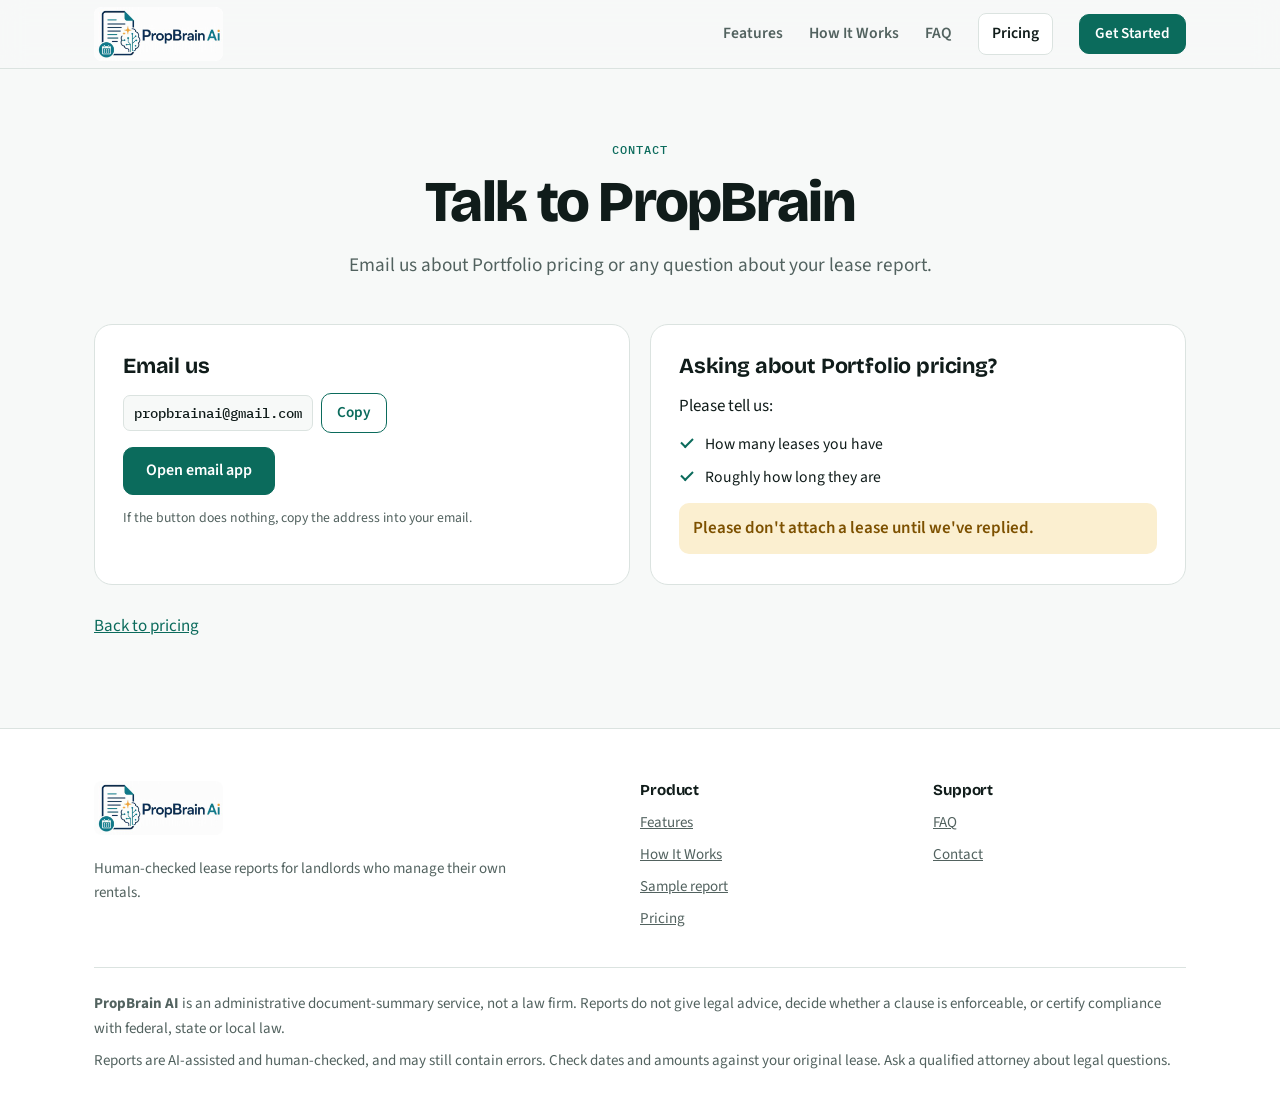
<file: contact/index.html>
<!doctype html>
<html lang="en">
<head>
<meta charset="utf-8">
<meta name="viewport" content="width=device-width, initial-scale=1">
<title>Contact | PropBrain AI</title>
<meta name="description" content="Contact PropBrain AI by email about lease reports or Portfolio pricing.">
<link rel="icon" type="image/png" href="[data-uri]">
<link rel="preconnect" href="https://fonts.googleapis.com">
<link rel="preconnect" href="https://fonts.gstatic.com" crossorigin>
<link rel="stylesheet" href="https://fonts.googleapis.com/css2?family=Bricolage+Grotesque:wght@600;700;800&family=Source+Sans+3:wght@400;600&family=IBM+Plex+Mono:wght@400;500&display=swap">
<link rel="stylesheet" href="../assets/site.css">
</head>
<body>
<a class="skip" href="#main">Skip to content</a>
<header class="nav">
  <div class="wrap nav-inner">
    <a class="logo" href="../" aria-label="PropBrain AI home"><span class="logo-crop"><img src="../assets/propbrain-logo.jpeg" alt="PropBrain AI" width="512" height="512"></span></a>
    <button class="nav-toggle" type="button" aria-label="Menu" aria-expanded="false" aria-controls="nav-links">
      <svg width="20" height="20" viewBox="0 0 20 20" aria-hidden="true"><path d="M2 5h16M2 10h16M2 15h16" stroke="currentColor" stroke-width="2" fill="none"/></svg>
    </button>
    <nav class="nav-links" id="nav-links" aria-label="Main">
      <a href="../#features">Features</a>
      <a href="../#how-it-works">How It Works</a>
      <a href="../#faq">FAQ</a>
      <a class="nav-pricing" href="../pricing/">Pricing</a>
      <a class="btn btn-sm" href="../pricing/">Get Started</a>
    </nav>
  </div>
</header>

<main id="main">
  <div class="wrap">
    <div class="page-head">
      <span class="eyebrow">Contact</span>
      <h1>Talk to PropBrain</h1>
      <p class="lead">Email us about Portfolio pricing or any question about your lease report.</p>
    </div>
    <div class="contact-grid">
      <section class="contact-card contact-card-main" aria-labelledby="email-title">
        <h2 id="email-title">Email us</h2>
        <div class="copy-row"><code id="order-email">propbrainai@gmail.com</code><button class="btn btn-ghost btn-sm" id="copy-email" type="button" hidden>Copy</button></div>
        <a class="btn" href="mailto:propbrainai@gmail.com?subject=PropBrain%20enquiry">Open email app</a>
        <p class="plan-note contact-note">If the button does nothing, copy the address into your email.</p>
      </section>
      <section class="contact-card" aria-labelledby="portfolio-title">
        <h2 id="portfolio-title">Asking about Portfolio pricing?</h2>
        <p>Please tell us:</p>
        <ul class="ticks">
          <li>How many leases you have</li>
          <li>Roughly how long they are</li>
        </ul>
        <p class="contact-warning"><b>Please don't attach a lease until we've replied.</b></p>
      </section>
    </div>
    <p class="contact-back"><a href="../pricing/">Back to pricing</a></p>
  </div>
</main>

<footer class="footer">
  <div class="wrap">
    <div class="footer-grid">
      <div class="footer-brand">
        <a class="logo" href="../"><span class="logo-crop"><img src="../assets/propbrain-logo.jpeg" alt="PropBrain AI" width="512" height="512"></span></a>
        <p>Human-checked lease reports for landlords who manage their own rentals.</p>
      </div>
      <div>
        <h3>Product</h3>
        <ul>
          <li><a href="../#features">Features</a></li>
          <li><a href="../#how-it-works">How It Works</a></li>
          <li><a href="../#sample">Sample report</a></li>
          <li><a href="../pricing/">Pricing</a></li>
        </ul>
      </div>
      <div>
        <h3>Support</h3>
        <ul>
          <li><a href="../#faq">FAQ</a></li>
          <li><a href="./" aria-current="page">Contact</a></li>
        </ul>
      </div>
    </div>
    <div class="footer-legal">
      <p><b>PropBrain AI</b> is an administrative document-summary service, not a law firm. Reports do not give legal advice, decide whether a clause is enforceable, or certify compliance with federal, state or local law.</p>
      <p>Reports are AI-assisted and human-checked, and may still contain errors. Check dates and amounts against your original lease. Ask a qualified attorney about legal questions.</p>
    </div>
  </div>
</footer>
<script src="../assets/site.js"></script>
</body>
</html>
</file>
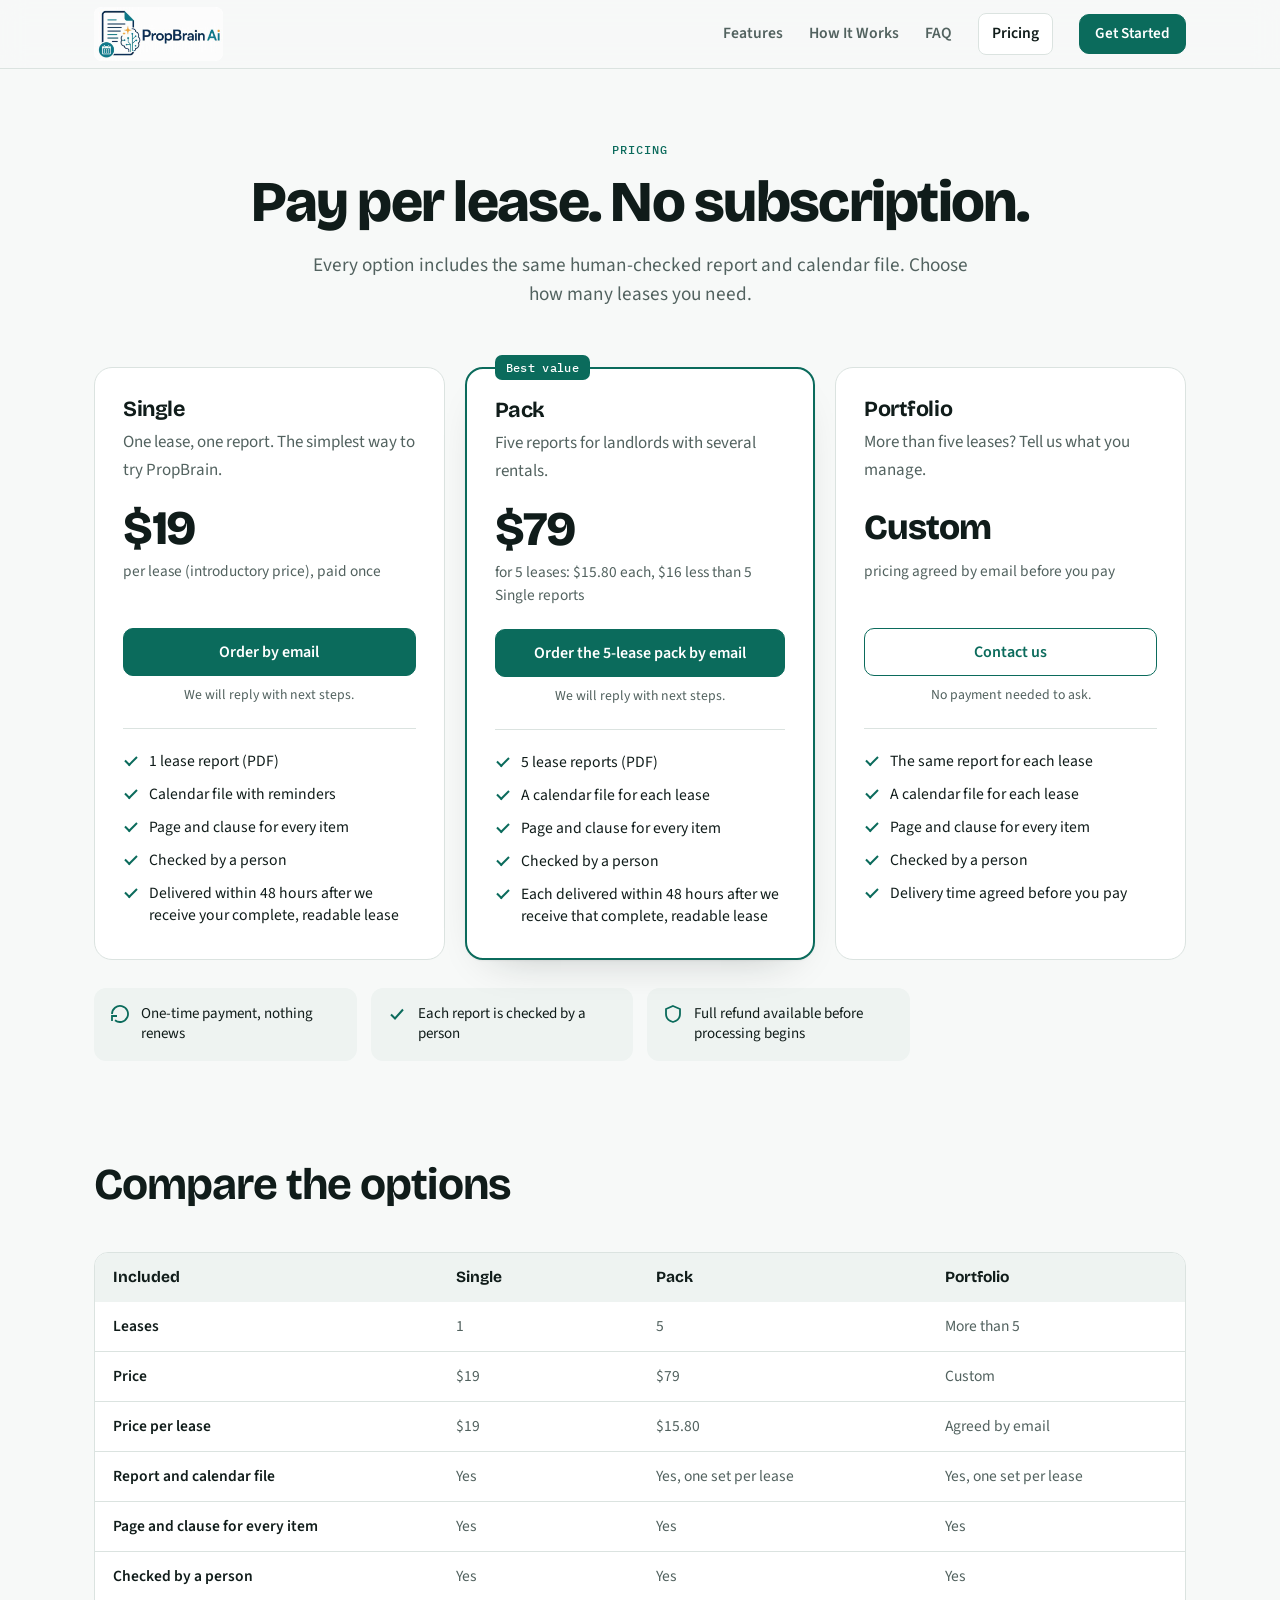
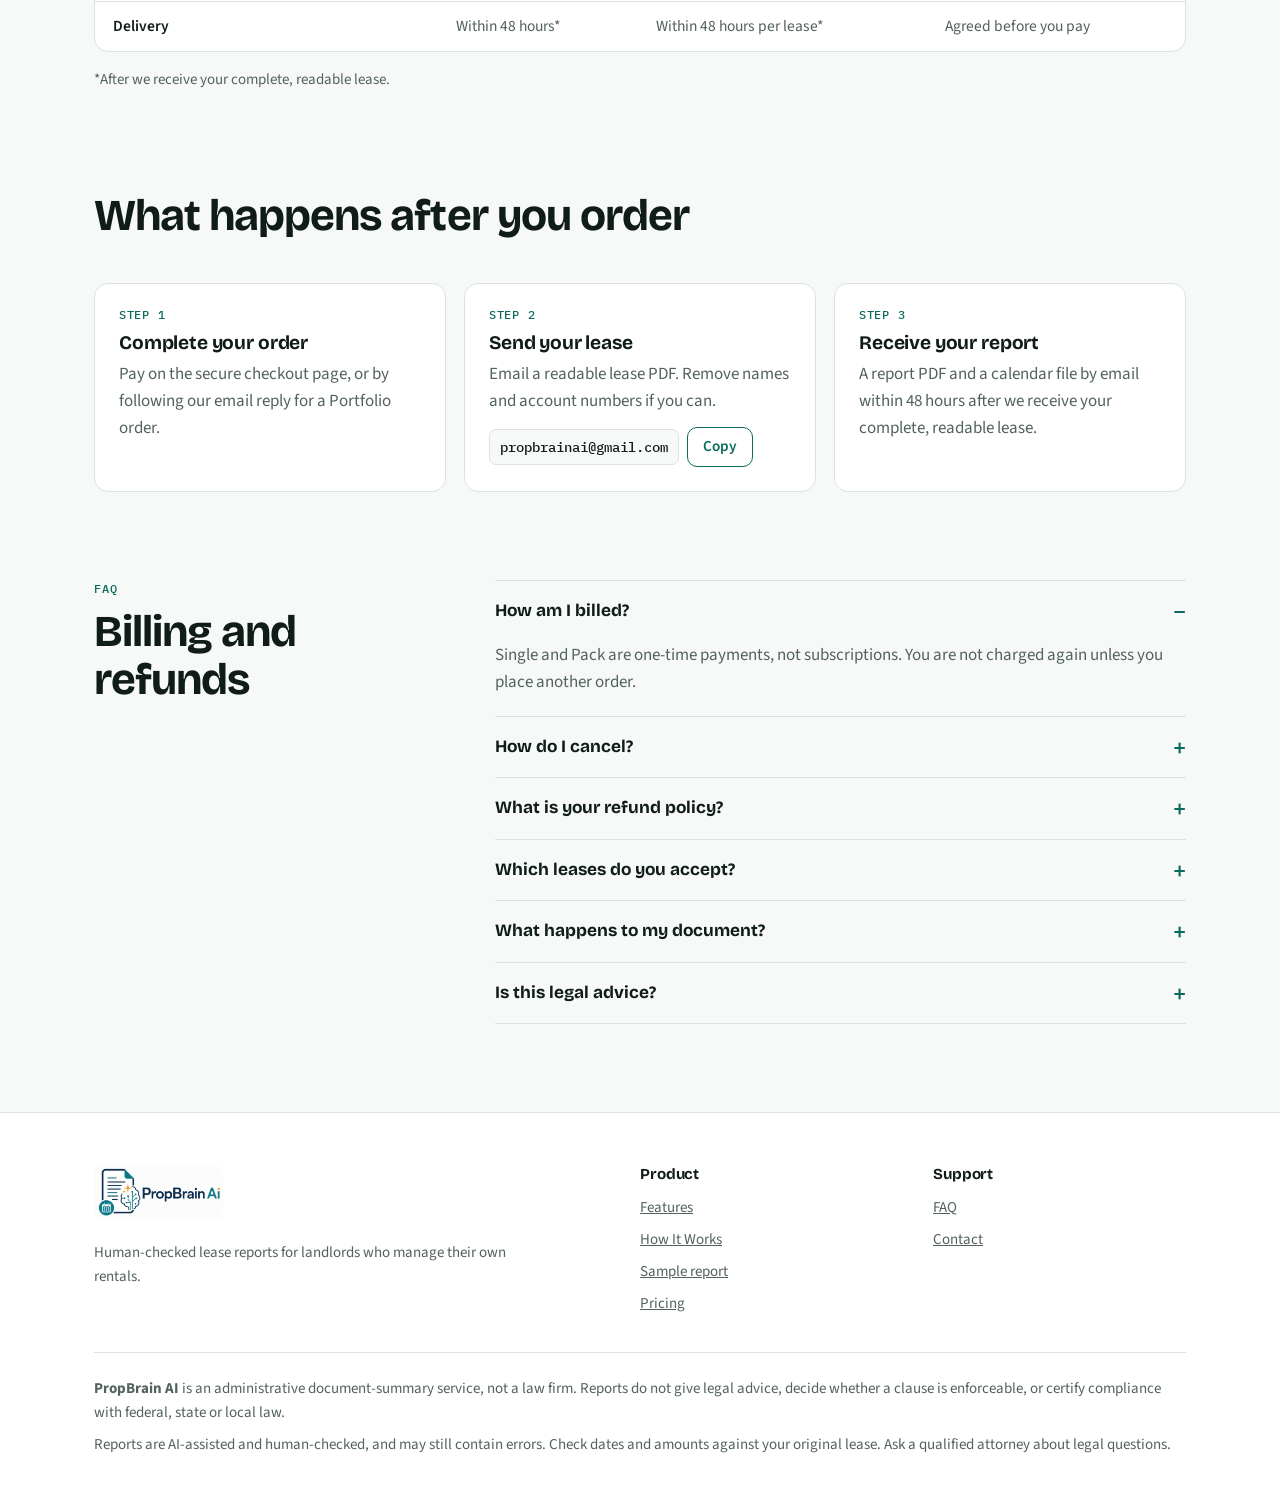
<file: pricing/index.html>
<!doctype html>
<html lang="en">
<head>
<meta charset="utf-8">
<meta name="viewport" content="width=device-width, initial-scale=1">
<title>Pricing | PropBrain AI</title>
<meta name="description" content="Human-checked lease reports from $19 per lease. One-time payment, no subscription.">
<link rel="icon" type="image/png" href="[data-uri]">
<link rel="preconnect" href="https://fonts.googleapis.com">
<link rel="preconnect" href="https://fonts.gstatic.com" crossorigin>
<link rel="stylesheet" href="https://fonts.googleapis.com/css2?family=Bricolage+Grotesque:wght@600;700;800&family=Source+Sans+3:wght@400;600&family=IBM+Plex+Mono:wght@400;500&display=swap">
<link rel="stylesheet" href="../assets/site.css">
</head>
<body>
<a class="skip" href="#main">Skip to content</a>
<header class="nav">
  <div class="wrap nav-inner">
    <a class="logo" href="../" aria-label="PropBrain AI home"><span class="logo-crop"><img src="../assets/propbrain-logo.jpeg" alt="PropBrain AI" width="512" height="512"></span></a>
    <button class="nav-toggle" type="button" aria-label="Menu" aria-expanded="false" aria-controls="nav-links">
      <svg width="20" height="20" viewBox="0 0 20 20" aria-hidden="true"><path d="M2 5h16M2 10h16M2 15h16" stroke="currentColor" stroke-width="2" fill="none"/></svg>
    </button>
    <nav class="nav-links" id="nav-links" aria-label="Main">
      <a href="../#features">Features</a>
      <a href="../#how-it-works">How It Works</a>
      <a href="../#faq">FAQ</a>
      <a class="nav-pricing" href="./" aria-current="page">Pricing</a>
      <a class="btn btn-sm" href="#plans">Get Started</a>
    </nav>
  </div>
</header>

<main id="main">
  <div class="wrap">
    <div class="page-head">
      <span class="eyebrow">Pricing</span>
      <h1>Pay per lease. No subscription.</h1>
      <p class="lead">Every option includes the same human-checked report and calendar file. Choose how many leases you need.</p>
    </div>

    <div class="plans" id="plans">
      <article class="plan">
        <h2 class="plan-name">Single</h2>
        <p class="plan-desc">One lease, one report. The simplest way to try PropBrain.</p>
        <p class="plan-price">$19</p>
        <p class="plan-sub">per lease (introductory price), paid once</p>
        <a class="btn btn-block" id="buy-single" href="mailto:propbrainai@gmail.com?subject=PropBrain%20single%20lease%20report%20order">Order by email</a>
        <p class="plan-note" id="single-note">We will reply with next steps.</p>
        <ul class="ticks">
          <li>1 lease report (PDF)</li>
          <li>Calendar file with reminders</li>
          <li>Page and clause for every item</li>
          <li>Checked by a person</li>
          <li>Delivered within 48 hours after we receive your complete, readable lease</li>
        </ul>
      </article>

      <article class="plan plan-featured">
        <span class="badge" id="pack-badge">Best value</span>
        <h2 class="plan-name">Pack</h2>
        <p class="plan-desc">Five reports for landlords with several rentals.</p>
        <p class="plan-price">$79</p>
        <p class="plan-sub">for 5 leases: $15.80 each, $16 less than 5 Single reports</p>
        <a class="btn btn-block" id="buy-pack" href="mailto:propbrainai@gmail.com?subject=PropBrain%205-lease%20pack%20order">Order the 5-lease pack by email</a>
        <p class="plan-note" id="pack-note">We will reply with next steps.</p>
        <ul class="ticks">
          <li>5 lease reports (PDF)</li>
          <li>A calendar file for each lease</li>
          <li>Page and clause for every item</li>
          <li>Checked by a person</li>
          <li>Each delivered within 48 hours after we receive that complete, readable lease</li>
        </ul>
      </article>

      <article class="plan">
        <h2 class="plan-name">Portfolio</h2>
        <p class="plan-desc">More than five leases? Tell us what you manage.</p>
        <p class="plan-price plan-price-text">Custom</p>
        <p class="plan-sub">pricing agreed by email before you pay</p>
        <a class="btn btn-ghost btn-block" href="../contact/">Contact us</a>
        <p class="plan-note">No payment needed to ask.</p>
        <ul class="ticks">
          <li>The same report for each lease</li>
          <li>A calendar file for each lease</li>
          <li>Page and clause for every item</li>
          <li>Checked by a person</li>
          <li>Delivery time agreed before you pay</li>
        </ul>
      </article>
    </div>

    <ul class="badges" aria-label="Payment and service assurances">
      <li><svg width="20" height="20" viewBox="0 0 20 20" aria-hidden="true"><path d="M2 10a8 8 0 1 1 3 6.2M2 17v-5h5" fill="none" stroke="currentColor" stroke-width="1.8"/></svg><span>One-time payment, nothing renews</span></li>
      <li><svg width="20" height="20" viewBox="0 0 20 20" aria-hidden="true"><path d="M4 10.5l4 4 8-9" fill="none" stroke="currentColor" stroke-width="2"/></svg><span>Each report is checked by a person</span></li>
      <li><svg width="20" height="20" viewBox="0 0 20 20" aria-hidden="true"><path d="M10 2l7 3v5c0 4-3 7-7 8-4-1-7-4-7-8V5z" fill="none" stroke="currentColor" stroke-width="1.8"/></svg><span>Full refund available before processing begins</span></li>
    </ul>
  </div>

  <section class="section" aria-labelledby="compare-title" style="border-top:0;padding-bottom:0">
    <div class="wrap">
      <div class="section-head">
        <h2 id="compare-title">Compare the options</h2>
      </div>
      <div class="table-wrap" tabindex="0" role="region" aria-labelledby="compare-title">
        <table class="compare">
          <thead>
            <tr><th scope="col">Included</th><th scope="col">Single</th><th scope="col">Pack</th><th scope="col">Portfolio</th></tr>
          </thead>
          <tbody>
            <tr><th scope="row">Leases</th><td>1</td><td>5</td><td>More than 5</td></tr>
            <tr><th scope="row">Price</th><td>$19</td><td>$79</td><td>Custom</td></tr>
            <tr><th scope="row">Price per lease</th><td>$19</td><td>$15.80</td><td>Agreed by email</td></tr>
            <tr><th scope="row">Report and calendar file</th><td>Yes</td><td>Yes, one set per lease</td><td>Yes, one set per lease</td></tr>
            <tr><th scope="row">Page and clause for every item</th><td>Yes</td><td>Yes</td><td>Yes</td></tr>
            <tr><th scope="row">Checked by a person</th><td>Yes</td><td>Yes</td><td>Yes</td></tr>
            <tr><th scope="row">Delivery</th><td>Within 48 hours*</td><td>Within 48 hours per lease*</td><td>Agreed before you pay</td></tr>
          </tbody>
        </table>
      </div>
      <p class="fine">*After we receive your complete, readable lease.</p>
    </div>
  </section>

  <section class="section" aria-labelledby="after-title" style="border-top:0;padding-bottom:0">
    <div class="wrap">
      <div class="section-head">
        <h2 id="after-title">What happens after you order</h2>
      </div>
      <ol class="after-steps">
        <li><h3>Complete your order</h3><p>Pay on the secure checkout page, or by following our email reply for a Portfolio order.</p></li>
        <li>
          <h3>Send your lease</h3>
          <p>Email a readable lease PDF. Remove names and account numbers if you can.</p>
          <div class="copy-row"><code id="order-email">propbrainai@gmail.com</code><button class="btn btn-ghost btn-sm" id="copy-email" type="button" hidden>Copy</button></div>
        </li>
        <li><h3>Receive your report</h3><p>A report PDF and a calendar file by email within 48 hours after we receive your complete, readable lease.</p></li>
      </ol>
    </div>
  </section>

  <section class="section" aria-labelledby="faq-title" style="border-top:0">
    <div class="wrap faq-layout">
      <div class="section-head">
        <span class="eyebrow">FAQ</span>
        <h2 id="faq-title">Billing and refunds</h2>
      </div>
      <div class="faq">
        <details open>
          <summary>How am I billed?</summary>
          <p>Single and Pack are one-time payments, not subscriptions. You are not charged again unless you place another order.</p>
        </details>
        <details>
          <summary>How do I cancel?</summary>
          <p>There is no subscription to cancel. If you want your money back on an order, see the refund policy below.</p>
        </details>
        <details>
          <summary>What is your refund policy?</summary>
          <p>You may request a full refund before document processing begins. If PropBrain cannot deliver the agreed report, you will receive a full refund.</p>
        </details>
        <details>
          <summary>Which leases do you accept?</summary>
          <p>English-language US residential leases of up to 30 pages. All contractual summaries are based on the document supplied. State-specific legal analysis is not included.</p>
        </details>
        <details>
          <summary>What happens to my document?</summary>
          <p>Before submitting a document, customers will be informed of the AI service used to assist with document processing, the personal information removed before processing, who can access their documents, how long documents are retained, and how deletion requests are handled.</p>
        </details>
        <details>
          <summary>Is this legal advice?</summary>
          <p>No. PropBrain AI is an administrative document-summary service, not a law firm. Reports do not give legal advice, decide whether a clause is enforceable, or certify compliance with federal, state or local law.</p>
        </details>
      </div>
    </div>
  </section>
</main>

<footer class="footer">
  <div class="wrap">
    <div class="footer-grid">
      <div class="footer-brand">
        <a class="logo" href="../"><span class="logo-crop"><img src="../assets/propbrain-logo.jpeg" alt="PropBrain AI" width="512" height="512"></span></a>
        <p>Human-checked lease reports for landlords who manage their own rentals.</p>
      </div>
      <div>
        <h3>Product</h3>
        <ul>
          <li><a href="../#features">Features</a></li>
          <li><a href="../#how-it-works">How It Works</a></li>
          <li><a href="../#sample">Sample report</a></li>
          <li><a href="./">Pricing</a></li>
        </ul>
      </div>
      <div>
        <h3>Support</h3>
        <ul>
          <li><a href="../#faq">FAQ</a></li>
          <li><a href="../contact/">Contact</a></li>
        </ul>
      </div>
    </div>
    <div class="footer-legal">
      <p><b>PropBrain AI</b> is an administrative document-summary service, not a law firm. Reports do not give legal advice, decide whether a clause is enforceable, or certify compliance with federal, state or local law.</p>
      <p>Reports are AI-assisted and human-checked, and may still contain errors. Check dates and amounts against your original lease. Ask a qualified attorney about legal questions.</p>
    </div>
  </div>
</footer>
<script src="../assets/site.js"></script>
</body>
</html>
</file>
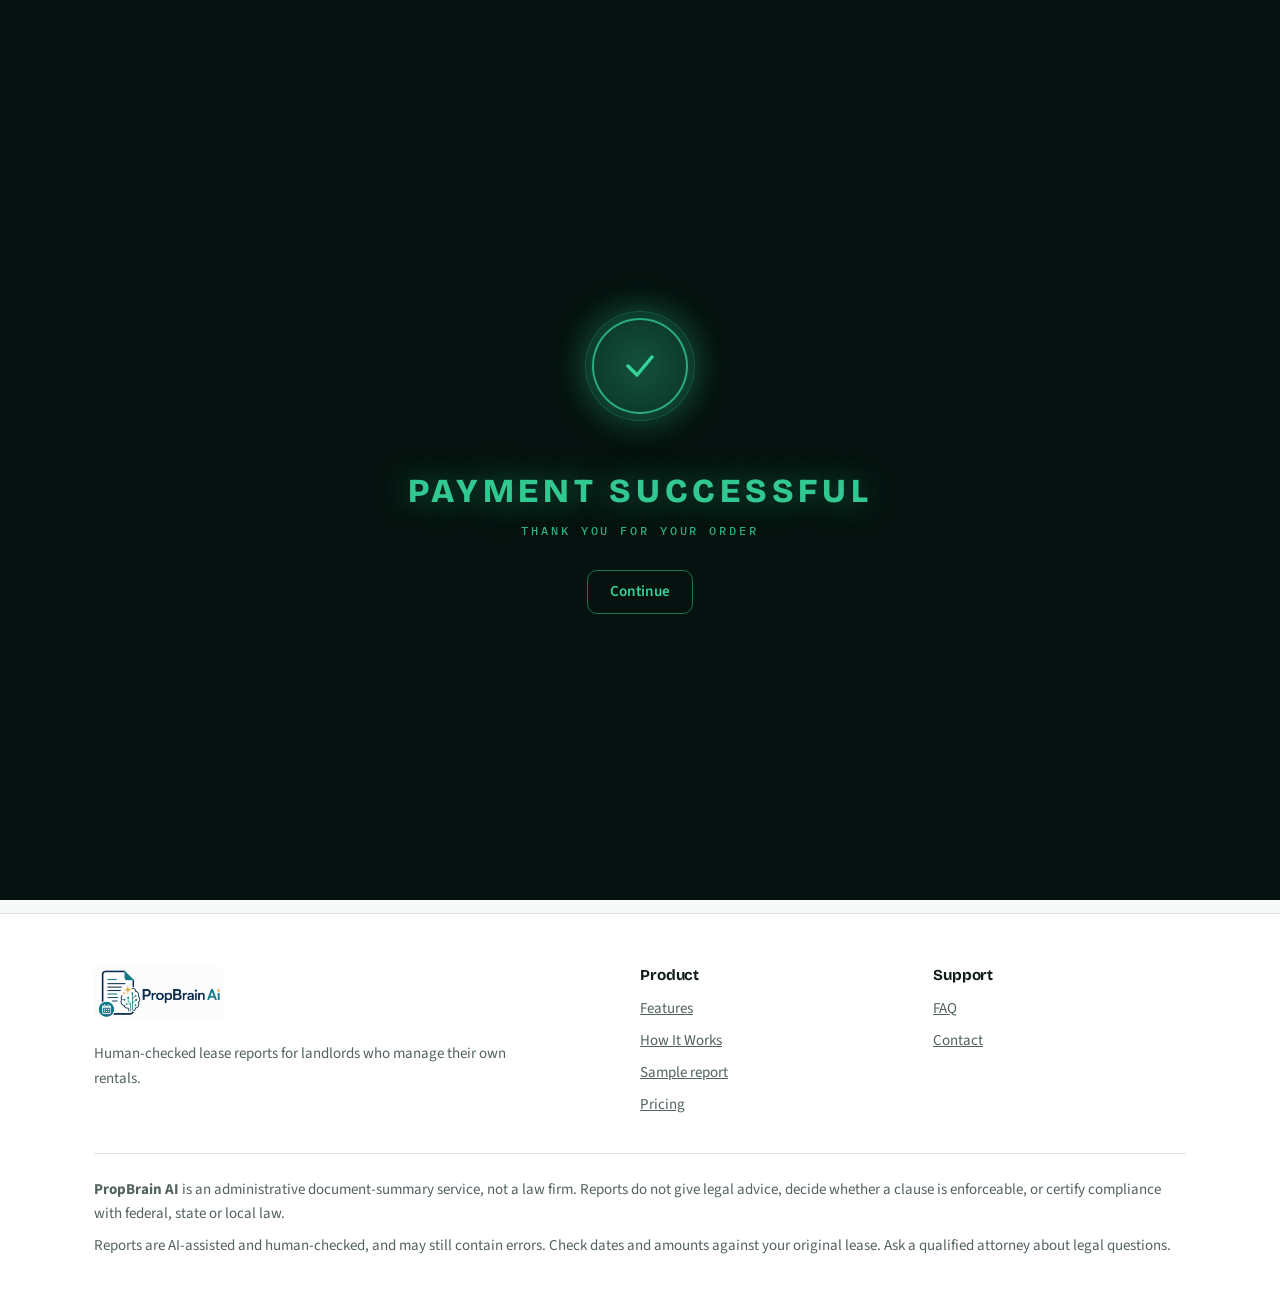
<file: thank-you/index.html>
<!doctype html>
<html lang="en">
<head>
<meta charset="utf-8">
<meta name="viewport" content="width=device-width, initial-scale=1">
<title>Thank You | PropBrain AI</title>
<meta name="description" content="What to do after ordering a PropBrain lease report.">
<meta name="robots" content="noindex, nofollow">
<link rel="icon" type="image/png" href="[data-uri]">
<link rel="preconnect" href="https://fonts.googleapis.com">
<link rel="preconnect" href="https://fonts.gstatic.com" crossorigin>
<link rel="stylesheet" href="https://fonts.googleapis.com/css2?family=Bricolage+Grotesque:wght@600;700;800&family=Source+Sans+3:wght@400;600&family=IBM+Plex+Mono:wght@400;500&display=swap">
<link rel="stylesheet" href="../assets/site.css">
</head>
<body>
<div class="pay-overlay" id="pay-overlay" role="status" hidden>
  <div class="pay-mark" aria-hidden="true">
    <span class="pay-glow"></span>
    <span class="pay-ring"></span>
    <span class="pay-circle">
      <svg width="44" height="44" viewBox="0 0 44 44" fill="none"><path class="pay-check" d="M10 22l9 9 15-18" pathLength="1"/></svg>
    </span>
  </div>
  <p class="pay-title">Payment successful</p>
  <p class="pay-sub">Thank you for your order</p>
  <button class="pay-continue" id="pay-continue" type="button">Continue</button>
</div>
<a class="skip" href="#main">Skip to content</a>
<header class="nav">
  <div class="wrap nav-inner">
    <a class="logo" href="../" aria-label="PropBrain AI home"><span class="logo-crop"><img src="../assets/propbrain-logo.jpeg" alt="PropBrain AI" width="512" height="512"></span></a>
    <button class="nav-toggle" type="button" aria-label="Menu" aria-expanded="false" aria-controls="nav-links">
      <svg width="20" height="20" viewBox="0 0 20 20" aria-hidden="true"><path d="M2 5h16M2 10h16M2 15h16" stroke="currentColor" stroke-width="2" fill="none"/></svg>
    </button>
    <nav class="nav-links" id="nav-links" aria-label="Main">
      <a href="../#features">Features</a>
      <a href="../#how-it-works">How It Works</a>
      <a href="../#faq">FAQ</a>
      <a class="nav-pricing" href="../pricing/">Pricing</a>
      <a class="btn btn-sm" href="../pricing/">Get Started</a>
    </nav>
  </div>
</header>

<main id="main">
  <div class="wrap">
    <div class="page-head">
      <p class="success-badge">
        <span class="success-icon" aria-hidden="true"><svg width="32" height="32" viewBox="0 0 44 44" fill="none"><path d="M10 22l9 9 15-18" stroke="currentColor" stroke-width="4.5" stroke-linecap="round" stroke-linejoin="round"/></svg></span>
        Successful
      </p>
      <h1>Your payment went through</h1>
      <p class="lead">Check your email for your receipt and order number. Then send us your lease so we can get started.</p>
      <a class="btn thanks-home" href="../">Back to home</a>
    </div>
    <ol class="after-steps">
      <li><h3>Find your order number</h3><p>It's in your receipt email. If you can't see the email, check your spam folder.</p></li>
      <li>
        <h3>Email your lease</h3>
        <p>Send a readable lease PDF and include your order number. Remove names and account numbers if you can. If you bought a Pack, send each lease you want checked.</p>
        <div class="copy-row"><code id="order-email">propbrainai@gmail.com</code><button class="btn btn-ghost btn-sm" id="copy-email" type="button" hidden>Copy</button></div>
      </li>
      <li><h3>Receive your report</h3><p>A report PDF and a calendar file by email within 48 hours after we receive your complete, readable lease. For a Pack, this applies to each lease.</p></li>
    </ol>
    <p class="contact-back">No receipt or a question about your order? <a href="../contact/">Contact us</a></p>
  </div>
</main>

<footer class="footer">
  <div class="wrap">
    <div class="footer-grid">
      <div class="footer-brand">
        <a class="logo" href="../"><span class="logo-crop"><img src="../assets/propbrain-logo.jpeg" alt="PropBrain AI" width="512" height="512"></span></a>
        <p>Human-checked lease reports for landlords who manage their own rentals.</p>
      </div>
      <div>
        <h3>Product</h3>
        <ul>
          <li><a href="../#features">Features</a></li>
          <li><a href="../#how-it-works">How It Works</a></li>
          <li><a href="../#sample">Sample report</a></li>
          <li><a href="../pricing/">Pricing</a></li>
        </ul>
      </div>
      <div>
        <h3>Support</h3>
        <ul>
          <li><a href="../#faq">FAQ</a></li>
          <li><a href="../contact/">Contact</a></li>
        </ul>
      </div>
    </div>
    <div class="footer-legal">
      <p><b>PropBrain AI</b> is an administrative document-summary service, not a law firm. Reports do not give legal advice, decide whether a clause is enforceable, or certify compliance with federal, state or local law.</p>
      <p>Reports are AI-assisted and human-checked, and may still contain errors. Check dates and amounts against your original lease. Ask a qualified attorney about legal questions.</p>
    </div>
  </div>
</footer>
<script src="../assets/site.js"></script>
</body>
</html>
</file>
<file: assets/site.css>
/* PropBrain site styles. Plain CSS, shared by the landing page and /pricing. */
:root {
  --bg: #f7f9f8; --surface: #ffffff; --surface-2: #eef3f1; --fg: #101c1a; --muted: #52625f; --line: #dbe3e0;
  --accent: #0b6b5c; --accent-strong: #08574b; --accent-fg: #ffffff; --accent-soft: #dcefea;
  --band: #0c2723; --band-fg: #f1f7f5; --band-muted: #b4c9c4; --band-accent: #6fdcc6; --band-accent-fg: #06211c;
  --ok: #1e6b3a; --ok-bg: #dff1e5; --warn: #7d5100; --warn-bg: #fbefd0; --bad: #a3262a; --bad-bg: #f9dedd;
  --nav-bg: rgba(247, 249, 248, .86);
  --shadow: 0 1px 2px rgba(16, 28, 26, .05), 0 18px 44px -28px rgba(16, 28, 26, .32);
  --display: "Bricolage Grotesque", "Segoe UI", system-ui, sans-serif;
  --body: "Source Sans 3", "Segoe UI", system-ui, sans-serif;
  --mono: "IBM Plex Mono", ui-monospace, Menlo, Consolas, monospace;
  color-scheme: light;
}
@media (prefers-color-scheme: dark) {
  :root:not([data-theme="light"]) {
    --bg: #0d1413; --surface: #151f1d; --surface-2: #1b2826; --fg: #e8f0ee; --muted: #a0b2af; --line: #2a3a37;
    --accent: #55c9b3; --accent-strong: #79dcc9; --accent-fg: #06211c; --accent-soft: #18332e;
    --band: #12312b; --band-fg: #f1f7f5; --band-muted: #b4c9c4; --band-accent: #6fdcc6; --band-accent-fg: #06211c;
    --ok: #7ad59a; --ok-bg: #16301f; --warn: #f0c15a; --warn-bg: #33290f; --bad: #f19a9c; --bad-bg: #381a1b;
    --nav-bg: rgba(13, 20, 19, .86);
    --shadow: 0 1px 2px rgba(0, 0, 0, .3), 0 18px 44px -28px rgba(0, 0, 0, .8);
    color-scheme: dark;
  }
}
:root[data-theme="dark"] {
  --bg: #0d1413; --surface: #151f1d; --surface-2: #1b2826; --fg: #e8f0ee; --muted: #a0b2af; --line: #2a3a37;
  --accent: #55c9b3; --accent-strong: #79dcc9; --accent-fg: #06211c; --accent-soft: #18332e;
  --band: #12312b; --band-fg: #f1f7f5; --band-muted: #b4c9c4; --band-accent: #6fdcc6; --band-accent-fg: #06211c;
  --ok: #7ad59a; --ok-bg: #16301f; --warn: #f0c15a; --warn-bg: #33290f; --bad: #f19a9c; --bad-bg: #381a1b;
  --nav-bg: rgba(13, 20, 19, .86);
  --shadow: 0 1px 2px rgba(0, 0, 0, .3), 0 18px 44px -28px rgba(0, 0, 0, .8);
  color-scheme: dark;
}

*, *::before, *::after { box-sizing: border-box; }
[hidden] { display: none !important; }
html { scroll-behavior: smooth; scroll-padding-top: 88px; -webkit-text-size-adjust: 100%; }
body { margin: 0; background: var(--bg); color: var(--fg); font: 400 17px/1.6 var(--body); }
h1, h2, h3 { margin: 0; font-family: var(--display); line-height: 1.08; text-wrap: balance; }
h1 { font-size: clamp(2.5rem, 5.6vw, 4.25rem); font-weight: 800; letter-spacing: -.03em; }
h2 { font-size: clamp(1.85rem, 3.6vw, 2.75rem); font-weight: 700; letter-spacing: -.022em; }
h3 { font-size: 1.2rem; font-weight: 700; letter-spacing: -.008em; line-height: 1.2; }
p { margin: 0; }
a { color: var(--accent); }
img { max-width: 100%; }
ul, ol { margin: 0; padding: 0; list-style: none; }
:focus-visible { outline: 3px solid var(--accent); outline-offset: 3px; border-radius: 4px; }

.wrap { width: min(1140px, 100%); margin-inline: auto; padding-inline: 24px; }
.skip { position: absolute; left: 16px; top: -60px; z-index: 30; padding: 10px 14px; background: var(--surface); border-radius: 8px; }
.skip:focus { top: 10px; }
.eyebrow { display: block; font: 500 .78rem/1.3 var(--mono); letter-spacing: .08em; text-transform: uppercase; color: var(--accent); }
.lead { font-size: 1.2rem; line-height: 1.5; color: var(--muted); }
.muted { color: var(--muted); }

/* Buttons */
.btn {
  display: inline-flex; align-items: center; justify-content: center; gap: 8px; min-height: 48px; padding: 12px 22px;
  border: 1.5px solid var(--accent); border-radius: 10px; background: var(--accent); color: var(--accent-fg);
  font: 600 1rem/1.15 var(--body); text-align: center; text-decoration: none; cursor: pointer;
  transition: background-color .15s, border-color .15s, transform .15s;
}
.btn:hover { background: var(--accent-strong); border-color: var(--accent-strong); transform: translateY(-1px); }
.btn-ghost { background: transparent; color: var(--accent); }
.btn-ghost:hover { background: var(--accent-soft); border-color: var(--accent); }
.btn-sm { min-height: 40px; padding: 8px 15px; font-size: .95rem; }
.btn-block { width: 100%; }

/* Navigation */
.nav { position: sticky; top: 0; z-index: 20; background: var(--nav-bg); backdrop-filter: blur(12px); border-bottom: 1px solid var(--line); }
.nav-inner { display: flex; align-items: center; gap: 28px; min-height: 68px; }
.logo { display: inline-flex; flex: none; border-radius: 8px; text-decoration: none; }
/* Shows only the logo from assets/propbrain-logo.jpeg (a 512px square), cropped to x 12-500, y 140-345.
   The white background keeps the JPEG looking intentional in dark mode. */
.logo-crop { position: relative; display: block; height: 54px; aspect-ratio: 488 / 205; overflow: hidden; border-radius: 8px; background: #fff; }
.logo-crop img { position: absolute; left: -2.459%; top: -68.293%; width: 104.918%; max-width: none; height: auto; }
.nav-links { display: flex; align-items: center; gap: 26px; margin-left: auto; }
.nav-links a:not(.btn) { color: var(--muted); font-weight: 600; font-size: .98rem; text-decoration: none; }
.nav-links a:not(.btn):hover, .nav-links a[aria-current="page"]:not(.btn) { color: var(--fg); }
.nav-pricing { padding: 7px 13px; border: 1px solid var(--line); border-radius: 8px; background: var(--surface); color: var(--fg) !important; }
.nav-pricing:hover { border-color: var(--accent); }
.nav-toggle { display: none; margin-left: auto; width: 44px; height: 44px; padding: 0; border: 1px solid var(--line); border-radius: 9px; background: var(--surface); color: var(--fg); cursor: pointer; }
.nav-toggle svg { display: block; margin: auto; }

/* Report UI shared by the hero mockup and feature tiles */
.window { background: var(--surface); border: 1px solid var(--line); border-radius: 16px; box-shadow: var(--shadow); overflow: hidden; }
.window-bar { display: flex; flex-wrap: wrap; align-items: center; justify-content: space-between; gap: 8px; padding: 13px 18px; background: var(--surface-2); border-bottom: 1px solid var(--line); }
.window-title { font: 500 .8rem/1.3 var(--mono); color: var(--muted); }
.pill { display: inline-block; padding: 5px 8px; border-radius: 6px; background: var(--warn-bg); color: var(--warn); font: 500 .7rem/1 var(--mono); letter-spacing: .05em; white-space: nowrap; }
.rows { padding: 2px 18px 6px; }
.rows > li { display: grid; grid-template-columns: minmax(0, 1fr) auto; gap: 7px 12px; padding: 14px 0; border-top: 1px solid var(--line); }
.rows > li:first-child { border-top: 0; }
.rows .what { font-weight: 600; }
.rows .val { font: 500 .93rem/1.6 var(--mono); text-align: right; }
.rows .meta { grid-column: 1 / -1; display: flex; flex-wrap: wrap; gap: 7px; align-items: center; }
.rows .note { flex-basis: 100%; color: var(--muted); font-size: .9rem; line-height: 1.4; }
.chip, .st { display: inline-block; padding: 4px 7px; border-radius: 5px; font: 500 .71rem/1 var(--mono); white-space: nowrap; }
.chip { background: var(--accent-soft); color: var(--fg); }
.st { letter-spacing: .03em; }
.stated { background: var(--ok-bg); color: var(--ok); }
.calculated { background: var(--accent-soft); color: var(--accent); }
.check { background: var(--warn-bg); color: var(--warn); }
.conflict { background: var(--bad-bg); color: var(--bad); }
.not-found { background: var(--surface-2); color: var(--muted); border: 1px solid var(--line); }

/* Hero */
.hero { display: grid; grid-template-columns: minmax(0, 1.08fr) minmax(0, .92fr); gap: 64px; align-items: center; padding-block: 72px 84px; }
.hero h1 { margin-top: 16px; }
.hero .lead { margin-top: 22px; max-width: 34em; }
.cta-row { display: flex; flex-wrap: wrap; gap: 12px; margin-top: 30px; }
.fine { margin-top: 16px; color: var(--muted); font-size: .94rem; }

/* Fact strip */
.facts-strip { border-block: 1px solid var(--line); background: var(--surface); }
.facts-grid { display: grid; grid-template-columns: repeat(4, minmax(0, 1fr)); }
.facts-grid > div { padding: 26px 24px; border-left: 1px solid var(--line); }
.facts-grid > div:first-child { border-left: 0; padding-left: 0; }
.facts-grid b { display: block; font: 700 1.5rem/1.15 var(--display); letter-spacing: -.015em; }
.facts-grid span { display: block; margin-top: 5px; color: var(--muted); font-size: .94rem; line-height: 1.35; }

/* Sections */
.section { padding-block: 88px; }
.section + .section { border-top: 1px solid var(--line); }
.section-head { max-width: 42rem; margin-bottom: 44px; }
.section-head h2 { margin-top: 12px; }
.section-head p:not(.eyebrow) { margin-top: 14px; color: var(--muted); font-size: 1.1rem; }

/* Bento */
.bento { display: grid; grid-template-columns: repeat(6, minmax(0, 1fr)); gap: 18px; }
.tile { display: flex; flex-direction: column; gap: 22px; min-width: 0; padding: 26px; background: var(--surface); border: 1px solid var(--line); border-radius: 16px; }
.tile p { margin-top: 8px; color: var(--muted); }
.tile-3 { grid-column: span 3; }
.tile-2 { grid-column: span 2; }
.tile-visual { margin-top: auto; }
.icon { display: grid; place-items: center; width: 42px; height: 42px; margin-bottom: 16px; border-radius: 10px; background: var(--accent-soft); color: var(--accent); }
.mini-list > li { display: flex; justify-content: space-between; gap: 14px; padding: 9px 0; border-top: 1px solid var(--line); font-size: .95rem; }
.mini-list > li > span:last-child { font: 500 .85rem/1.7 var(--mono); text-align: right; }
.quote-card { padding: 16px; border-left: 3px solid var(--accent); border-radius: 0 10px 10px 0; background: var(--surface-2); }
.quote-card q { display: block; font-size: 1rem; line-height: 1.45; quotes: "\201C" "\201D"; }
.quote-card .meta { display: flex; flex-wrap: wrap; gap: 7px; margin-top: 12px; }
.todo > li { display: flex; gap: 10px; padding: 7px 0; font-size: .95rem; line-height: 1.35; }
.todo > li::before { content: ""; flex: none; width: 16px; height: 16px; margin-top: 2px; border: 1.5px solid var(--accent); border-radius: 4px; }
.labels { display: flex; flex-wrap: wrap; gap: 8px; }

/* Steps */
.steps { display: grid; grid-template-columns: repeat(3, minmax(0, 1fr)); gap: 18px; counter-reset: step; }
.steps > li { counter-increment: step; padding-top: 22px; border-top: 2px solid var(--accent); }
.steps > li::before { content: "0" counter(step); display: block; margin-bottom: 14px; color: var(--accent); font: 500 .85rem/1 var(--mono); }
.steps p { margin-top: 8px; color: var(--muted); }

/* Sample */
.shots { display: grid; grid-template-columns: repeat(2, minmax(0, 1fr)); gap: 24px; align-items: start; }
.shots figure { margin: 0; min-width: 0; }
.shot { position: relative; overflow-x: auto; border: 1px solid var(--line); border-radius: 12px; background: #fff; box-shadow: var(--shadow); }
.shot img { display: block; width: 100%; height: auto; }
.shot .pill { position: absolute; top: 10px; right: 10px; }
.shots figcaption { margin-top: 10px; color: var(--muted); font-size: .94rem; }

/* Trust and social proof */
.trust-grid { display: grid; grid-template-columns: repeat(3, minmax(0, 1fr)); gap: 18px; }
.trust-card { padding: 26px; background: var(--surface); border: 1px solid var(--line); border-radius: 16px; }
.trust-card p { margin-top: 8px; color: var(--muted); }
.metrics { display: grid; grid-template-columns: repeat(auto-fit, minmax(170px, 1fr)); gap: 18px; margin-top: 18px; }
.metric { padding: 22px; background: var(--surface-2); border-radius: 14px; }
.metric b { display: block; font: 800 2rem/1.1 var(--display); }
.metric span { color: var(--muted); font-size: .94rem; }
.testimonials { display: grid; grid-template-columns: repeat(auto-fit, minmax(280px, 1fr)); gap: 18px; margin-top: 18px; }
.testimonial { margin: 0; padding: 26px; background: var(--surface); border: 1px solid var(--line); border-radius: 16px; }
.testimonial blockquote { margin: 0; font-size: 1.08rem; }
.testimonial figcaption { margin-top: 14px; color: var(--muted); font-size: .94rem; }

/* FAQ */
.faq-layout { display: grid; grid-template-columns: minmax(0, 1fr) minmax(0, 2fr); gap: 56px; }
.faq-layout .section-head { margin-bottom: 0; }
.faq { border-top: 1px solid var(--line); }
.faq details { border-bottom: 1px solid var(--line); }
.faq summary { display: flex; align-items: center; justify-content: space-between; gap: 20px; padding: 19px 0; font: 700 1.08rem/1.3 var(--display); cursor: pointer; list-style: none; }
.faq summary::-webkit-details-marker { display: none; }
.faq summary::after { content: "+"; flex: none; color: var(--accent); font: 500 1.4rem/1 var(--mono); }
.faq details[open] summary::after { content: "\2212"; }
.faq details p { padding-bottom: 20px; color: var(--muted); max-width: 42em; }

/* Bottom CTA */
.cta-band { display: flex; flex-wrap: wrap; align-items: center; justify-content: space-between; gap: 28px; padding: 52px; background: var(--band); color: var(--band-fg); border-radius: 22px; }
.cta-band h2 { max-width: 17em; }
.cta-band p { margin-top: 12px; color: var(--band-muted); }
.cta-band .btn { background: var(--band-accent); border-color: var(--band-accent); color: var(--band-accent-fg); }
.cta-band .btn:hover { filter: brightness(1.08); }
.cta-space { padding-block: 0 88px; }

/* Footer */
.footer { padding-block: 52px 40px; background: var(--surface); border-top: 1px solid var(--line); color: var(--muted); font-size: .94rem; }
.footer-grid { display: grid; grid-template-columns: minmax(0, 2fr) minmax(0, 1fr) minmax(0, 1fr); gap: 40px; }
.footer h3 { margin-bottom: 12px; color: var(--fg); font-size: .95rem; }
.footer li + li { margin-top: 8px; }
.footer a { color: var(--muted); }
.footer a:hover { color: var(--fg); }
.footer-brand p { margin-top: 14px; max-width: 30em; }
.footer-legal { margin-top: 36px; padding-top: 24px; border-top: 1px solid var(--line); }
.footer-legal p + p { margin-top: 8px; }

/* Pricing */
.page-head { padding-block: 72px 44px; text-align: center; }
.page-head h1 { margin-top: 14px; font-size: clamp(2.3rem, 5vw, 3.6rem); }
.page-head .lead { max-width: 36em; margin: 18px auto 0; }
.plans { display: grid; grid-template-columns: repeat(3, minmax(0, 1fr)); gap: 20px; align-items: stretch; padding-top: 14px; }
.plan { position: relative; display: flex; flex-direction: column; min-width: 0; padding: 30px 28px; background: var(--surface); border: 1px solid var(--line); border-radius: 18px; }
.plan-featured { border: 2px solid var(--accent); box-shadow: var(--shadow); }
.badge { position: absolute; top: -14px; left: 28px; padding: 6px 11px; border-radius: 7px; background: var(--accent); color: var(--accent-fg); font: 500 .74rem/1.1 var(--mono); letter-spacing: .03em; }
.plan-name { font-size: 1.35rem; }
.plan-desc { min-height: 3.2em; margin-top: 8px; color: var(--muted); }
.plan-price { margin-top: 20px; font: 800 3rem/1 var(--display); letter-spacing: -.03em; }
.plan-price-text { font-size: 2.2rem; line-height: 48px; }
.plan-sub { min-height: 3em; margin: 8px 0 22px; color: var(--muted); font-size: .96rem; line-height: 1.5; }
.plan-note { margin-top: 10px; color: var(--muted); font-size: .86rem; line-height: 1.35; text-align: center; }
.ticks { margin-top: 24px; padding-top: 22px; border-top: 1px solid var(--line); }
.ticks li { position: relative; padding-left: 26px; font-size: .98rem; line-height: 1.4; }
.ticks li + li { margin-top: 11px; }
.ticks li::before { content: ""; position: absolute; left: 2px; top: .28em; width: 12px; height: 7px; border-left: 2px solid var(--accent); border-bottom: 2px solid var(--accent); transform: rotate(-45deg); }
.badges { display: grid; grid-template-columns: repeat(4, minmax(0, 1fr)); gap: 14px; margin-top: 28px; }
.badges > li { display: flex; align-items: flex-start; gap: 11px; padding: 16px; background: var(--surface-2); border-radius: 12px; font-size: .94rem; line-height: 1.35; }
.badges svg { flex: none; color: var(--accent); }
.table-wrap { overflow-x: auto; border: 1px solid var(--line); border-radius: 14px; background: var(--surface); }
.compare { width: 100%; min-width: 620px; border-collapse: collapse; }
.compare th, .compare td { padding: 14px 18px; border-bottom: 1px solid var(--line); text-align: left; font-size: .97rem; line-height: 1.35; }
.compare tr:last-child th, .compare tr:last-child td { border-bottom: 0; }
.compare thead th { background: var(--surface-2); font-family: var(--display); }
.compare tbody th { font-weight: 600; }
.compare td { color: var(--muted); }
.after-steps { display: grid; grid-template-columns: repeat(3, minmax(0, 1fr)); gap: 18px; counter-reset: step; }
.after-steps > li { counter-increment: step; min-width: 0; padding: 24px; background: var(--surface); border: 1px solid var(--line); border-radius: 14px; }
.after-steps > li::before { content: "Step " counter(step); display: block; margin-bottom: 10px; color: var(--accent); font: 500 .78rem/1 var(--mono); letter-spacing: .06em; text-transform: uppercase; }
.after-steps p { margin-top: 7px; color: var(--muted); }
.copy-row { display: flex; flex-wrap: wrap; gap: 8px; align-items: center; margin-top: 12px; }
.copy-row code { padding: 8px 10px; background: var(--bg); border: 1px solid var(--line); border-radius: 7px; font: 500 .88rem var(--mono); overflow-wrap: anywhere; user-select: all; }

/* Contact */
.contact-grid { display: grid; grid-template-columns: repeat(2, minmax(0, 1fr)); gap: 20px; }
.contact-card { display: flex; flex-direction: column; align-items: flex-start; gap: 14px; min-width: 0; padding: 30px 28px; background: var(--surface); border: 1px solid var(--line); border-radius: 18px; }
.contact-card h2 { font-size: 1.35rem; letter-spacing: -.008em; }
.contact-card .copy-row { margin-top: 0; }
.contact-card .ticks { width: 100%; margin-top: 0; padding-top: 0; border-top: 0; }
.contact-note { margin-top: 0; text-align: left; }
.contact-warning { margin-top: auto; padding: 12px 14px; width: 100%; background: var(--warn-bg); color: var(--warn); border-radius: 10px; }
.contact-warning b { font-weight: 600; }
.contact-back { margin-block: 28px 88px; }

/* Success mark at the top of the thank-you page */
.success-badge { display: flex; flex-direction: column; align-items: center; gap: 10px; color: var(--ok); font: 700 1.05rem/1.2 var(--display); }
.success-icon { display: grid; place-items: center; width: 64px; height: 64px; border: 2px solid var(--ok); border-radius: 50%; background: var(--ok-bg); }
.success-badge + h1 { margin-top: 18px; }

.thanks-home { margin-top: 24px; }

/* Payment success overlay (thank-you page). Base styles are the finished look, so it still reads with animations off. */
.pay-overlay { --pay: 52, 211, 153; position: fixed; inset: 0; z-index: 50; display: flex; flex-direction: column; align-items: center; justify-content: center; gap: 12px; padding: 24px; background: rgb(5, 18, 15); text-align: center; transition: opacity .35s ease; }
.pay-overlay.closing { opacity: 0; pointer-events: none; }
.pay-mark { position: relative; display: grid; place-items: center; width: 160px; height: 160px; margin-bottom: 14px; }
.pay-mark > span { grid-area: 1 / 1; border-radius: 50%; }
.pay-glow { width: 160px; height: 160px; background: radial-gradient(circle, rgba(var(--pay), .22) 0%, transparent 70%); animation: pay-pulse 1.6s ease-in-out infinite; }
.pay-ring { width: 110px; height: 110px; border: 1px solid rgba(var(--pay), .2); background: rgba(var(--pay), .04); animation: pay-pop .45s cubic-bezier(.34, 1.56, .64, 1) .05s both; }
.pay-circle { display: grid; place-items: center; width: 96px; height: 96px; border: 2px solid rgba(var(--pay), .75); background: rgba(var(--pay), .1); box-shadow: 0 0 40px rgba(var(--pay), .35); animation: pay-pop .4s cubic-bezier(.34, 1.56, .64, 1) both; }
.pay-check { stroke: rgb(var(--pay)); stroke-width: 3.5; stroke-linecap: round; stroke-linejoin: round; stroke-dasharray: 1; animation: pay-draw .45s ease-out .15s both; }
.pay-title { color: rgba(var(--pay), .95); font: 800 clamp(1.5rem, 6vw, 2.1rem)/1.15 var(--display); letter-spacing: .14em; text-transform: uppercase; text-shadow: 0 0 30px rgba(var(--pay), .5), 0 0 60px rgba(var(--pay), .2); animation: pay-rise .35s ease-out .3s both; }
.pay-sub { color: rgba(var(--pay), .8); font: 500 .75rem/1.4 var(--mono); letter-spacing: .24em; text-transform: uppercase; animation: pay-fade .35s ease-out .5s both; }
.pay-continue { min-height: 44px; margin-top: 18px; padding: 8px 22px; border: 1px solid rgba(var(--pay), .5); border-radius: 10px; background: transparent; color: rgb(var(--pay)); font: 600 .95rem/1 var(--body); cursor: pointer; animation: pay-fade .35s ease-out .9s both; }
.pay-continue:hover { background: rgba(var(--pay), .12); }
.pay-continue:focus-visible { outline-color: rgb(var(--pay)); }
@keyframes pay-pulse { 0%, 100% { transform: scale(1); opacity: .45; } 50% { transform: scale(1.5); opacity: 1; } }
@keyframes pay-pop { from { transform: scale(0); opacity: 0; } }
@keyframes pay-draw { from { stroke-dashoffset: 1; opacity: 0; } to { stroke-dashoffset: 0; opacity: 1; } }
@keyframes pay-rise { from { transform: translateY(16px); opacity: 0; } }
@keyframes pay-fade { from { opacity: 0; } }

/* Layout changes */
@media (max-width: 960px) {
  .hero { grid-template-columns: minmax(0, 1fr); gap: 48px; padding-block: 48px 64px; }
  .plans, .trust-grid, .steps, .after-steps, .contact-grid { grid-template-columns: minmax(0, 1fr); }
  .plan-desc, .plan-sub { min-height: 0; }
  .plans { gap: 26px; }
  .tile-3, .tile-2 { grid-column: span 6; }
  .facts-grid, .badges { grid-template-columns: repeat(2, minmax(0, 1fr)); }
  .facts-grid > div { padding: 22px 18px; }
  .facts-grid > div:nth-child(odd) { border-left: 0; padding-left: 0; }
  .facts-grid > div:nth-child(n+3) { border-top: 1px solid var(--line); }
  .faq-layout { grid-template-columns: minmax(0, 1fr); gap: 28px; }
  .footer-grid { grid-template-columns: repeat(2, minmax(0, 1fr)); }
  .footer-brand { grid-column: 1 / -1; }
}
@media (max-width: 820px) {
  .nav-toggle { display: block; }
  .nav-inner { position: relative; justify-content: space-between; }
  .nav-links { display: none; position: absolute; left: 0; right: 0; top: 100%; flex-direction: column; align-items: stretch; gap: 4px; margin: 0; padding: 12px 16px 16px; background: var(--surface); border-bottom: 1px solid var(--line); box-shadow: var(--shadow); }
  .nav-links.open { display: flex; }
  .nav-links a:not(.btn) { padding: 11px 6px; }
  .nav-pricing { border: 0; background: transparent; }
  .nav-links .btn { margin-top: 8px; }
  .shots { grid-template-columns: minmax(0, 1fr); }
  .shot img { min-width: 620px; }
}
@media (max-width: 560px) {
  body { font-size: 16px; }
  .wrap { padding-inline: 16px; }
  .section { padding-block: 60px; }
  .cta-space { padding-bottom: 60px; }
  .cta-row .btn { width: 100%; }
  .badges { grid-template-columns: minmax(0, 1fr); }
  .facts-grid b { font-size: 1.28rem; }
  .cta-band { padding: 32px 24px; }
  .cta-band .btn { width: 100%; }
  .tile, .trust-card { padding: 22px; }
  .page-head { padding-block: 48px 32px; }
  .footer-grid { grid-template-columns: minmax(0, 1fr); gap: 28px; }
  .compare { min-width: 0; }
  .compare th, .compare td { padding: 11px 8px; font-size: .84rem; overflow-wrap: anywhere; }
  .rows > li { grid-template-columns: minmax(0, 1fr); }
  .rows .val { text-align: left; }
}
@media (prefers-reduced-motion: reduce) {
  html { scroll-behavior: auto; }
  * { transition: none !important; animation: none !important; }
}
</file>
